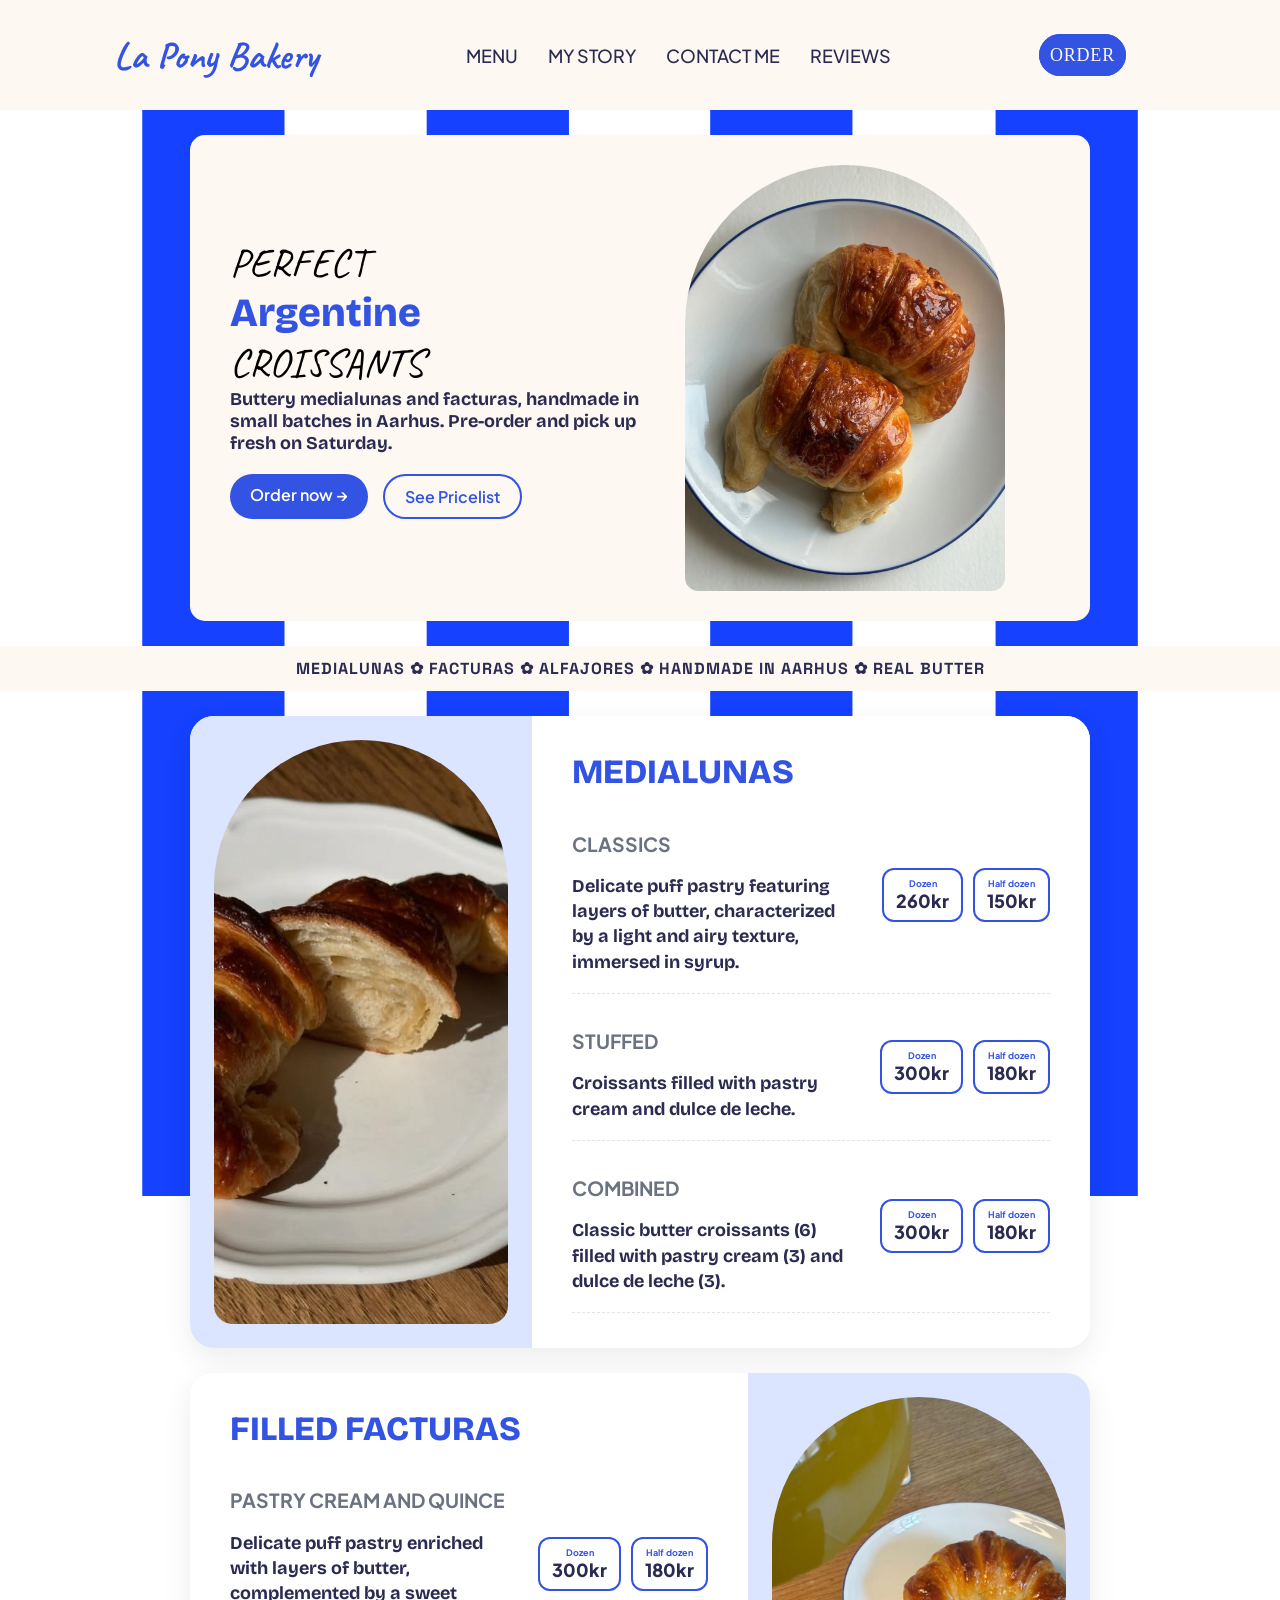
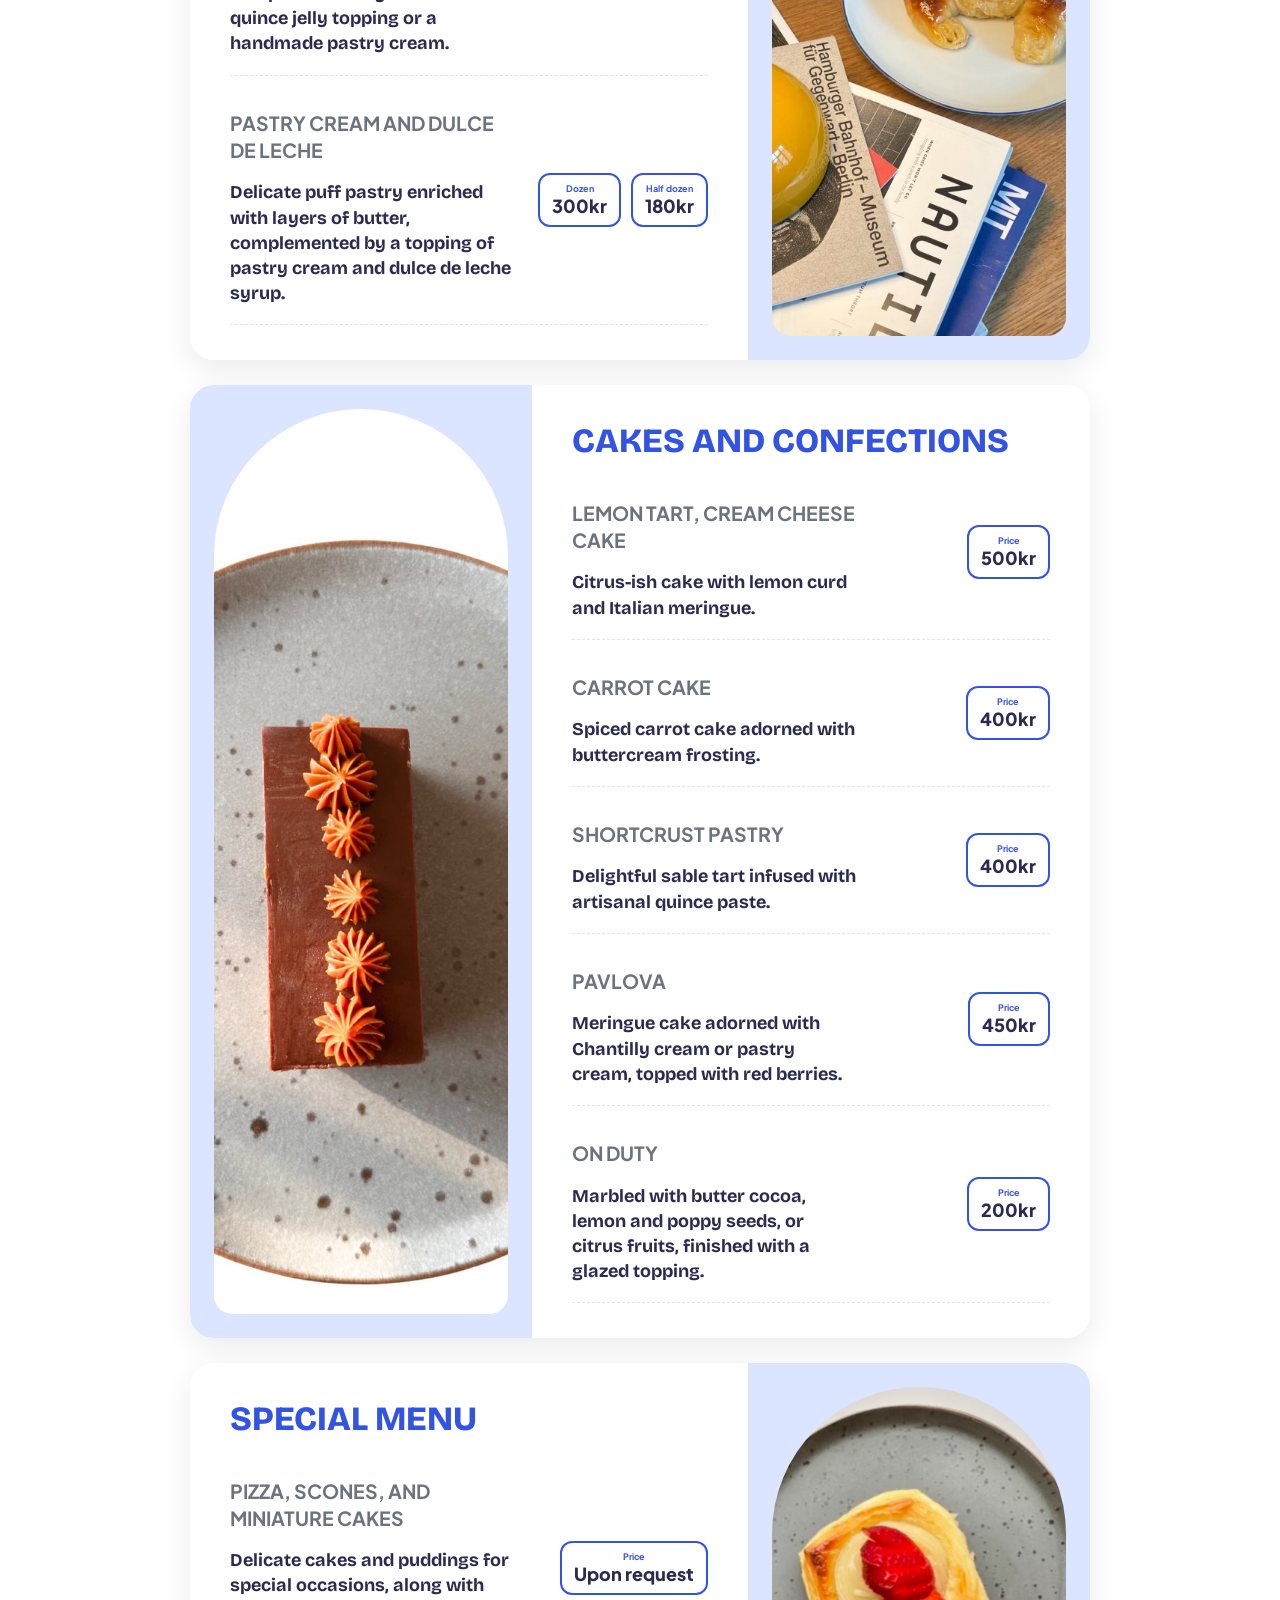
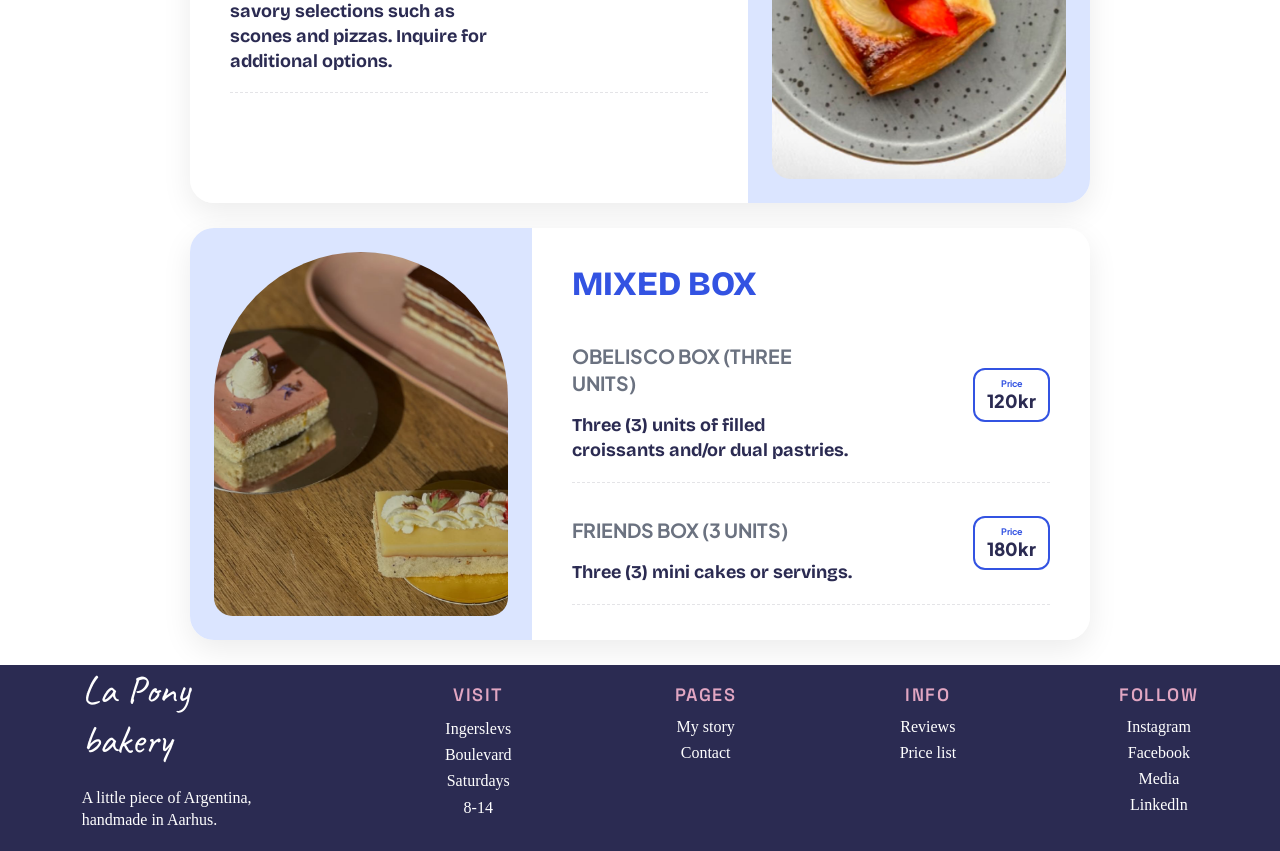
<file: index.html>
<!DOCTYPE html>
<html lang="en">

<head>
    <meta charset="UTF-8">
    <meta name="viewport" content="width=device-width, initial-scale=1.0">
    <title>Homepage | Menu</title>
    <link rel="icon" href="LOGO.jpg" type="image/svg+xml">
    <link rel="stylesheet" href="mystyle.css">
    <style>
        body {
            background-image: url(png/background.png);
        }
    </style>
</head>

<body id="menu">

    <header class="header">
        <!-- LEFT SIDE  -->
        <div class="nav-menu  ">
            <a href="index.html" class="nav-link  ">MENU</a>
            <a href="mystory.html" class="nav-link  ">MY STORY</a>
            <a href="info.html" class="nav-link ">CONTACT ME</a>
            <a href="https://www.google.com/maps/place//data=!4m3!3m2!1s0x464c3f00449b1f11:0xf7fa31e7b9a23604!12e1?source=g.page.m.nr._&utm_source=ig&laa=nmx-review-solicitation-recommendation-card"
                class="nav-link ">REVIEWS</a>

        </div>
        <!-- MIDDLE THE LOGO -->
        <div class="logo-container">
            <h1 class="h1">
                La Pony
            </h1>
            <h1 class="h1">
                Bakery
            </h1>

        </div>
        <!-- RIGHT SIDE  -->
        <div class="order "><a href="order.html" class="nav-link menu">ORDER</a></div>
    </header>
    <main>
        <!-- MAIN HERO BANNER SECTION -->
        <div class="banner">

            <!-- LEFT COLUMN: HEADLINE, DESCRIPTION & CTA BUTTONS -->
            <div class="content">
                <!-- Main Section Headline -->
                <p class="title">
                    PERFECT <br>
                    <span class="h-word">Argentine</span> <br>
                    CROISSANTS
                </p>

                <!-- Short Description Paragraph -->
                <p class="text">
                    Buttery medialunas and facturas, handmade in
                    small batches in Aarhus. Pre-order and pick up
                    fresh on Saturday.
                </p>

                <!-- Action Buttons Container -->
                <div class="buttons">
                    <a href="order.html" class="btn-primary">Order now &rarr;</a>
                    <a href="https://www.canva.com/design/DAHSEZDelIo/GTFULFVSmqvX0T4aculZ_w/view?utm_content=DAHSEZDelIo&utm_campaign=designshare&utm_medium=link2&utm_source=uniquelinks&utlId=h3fa46554ab" class="btn-secondary" target="_blank">See Pricelist</a>
                </div>
            </div>

            <!-- RIGHT COLUMN: CROISSANT IMAGE WITH BADGE -->
            <div class="hero-media">
                <div class="image-wrapper">

                    <!-- Main Product Image -->
                    <img src="kroasant_files/LECROISSANT.jpg" alt="Fresh Argentine Croissants" class="hero-img">
                </div>
            </div>

        </div>

        <!-- BOTTOM BLUE BANNER BAR -->
        <div class="ticker-bar">
            <p>
                MEDIALUNAS &#10047; FACTURAS &#10047; ALFAJORES &#10047; HANDMADE IN AARHUS &#10047; REAL BUTTER
            </p>
        </div>

        <!-- 1. SECTION (Image on the left) -->
        <div class="container">
            <div class="column image-col">
                <div class="image">
                    <img src="png/picture1.jpg" alt="Medialunas croissant" height="300" width="300">
                </div>
            </div>

            <div class="column content-col">
                <h1 class="heading">MEDIALUNAS</h1>

                <div class="item-row">
                    <div class="description">
                        <h2>CLASSICS</h2>
                        <p class="text">Delicate puff pastry featuring layers of butter, characterized by a light and
                            airy texture, immersed in syrup.</p>
                    </div>
                    <div class="price">
                        <div class="dozen">
                            <span class="price-label">Dozen</span>
                            <span class="price-num">260kr</span>
                        </div>
                        <div class="dozen">
                            <span class="price-label">Half dozen</span>
                            <span class="price-num">150kr</span>
                        </div>
                    </div>
                </div>

                <div class="item-row">
                    <div class="description">
                        <h2>STUFFED</h2>
                        <p class="text">Croissants filled with pastry cream and dulce de leche.</p>
                    </div>
                    <div class="price">
                        <div class="dozen">
                            <span class="price-label">Dozen</span>
                            <span class="price-num">300kr</span>
                        </div>
                        <div class="dozen">
                            <span class="price-label">Half dozen</span>
                            <span class="price-num">180kr</span>
                        </div>
                    </div>
                </div>

                <div class="item-row">
                    <div class="description">
                        <h2>COMBINED</h2>
                        <p class="text">Classic butter croissants (6) filled with pastry cream (3) and dulce de leche
                            (3).</p>
                    </div>
                    <div class="price">
                        <div class="dozen">
                            <span class="price-label">Dozen</span>
                            <span class="price-num">300kr</span>
                        </div>
                        <div class="dozen">
                            <span class="price-label">Half dozen</span>
                            <span class="price-num">180kr</span>
                        </div>
                    </div>
                </div>
            </div>
        </div>

        <!-- 2. SECTION (Image on the right - reversed) -->
        <div class="container reverse">
            <div class="column image-col">
                <div class="image">
                    <img src="png/picture2.jpg" alt="Filled Facturas" height="300" width="300">
                </div>
            </div>

            <div class="column content-col">
                <h1 class="heading">FILLED FACTURAS</h1>

                <div class="item-row">
                    <div class="description">
                        <h2>PASTRY CREAM AND QUINCE</h2>
                        <p class="text">Delicate puff pastry enriched with layers of butter, complemented by a sweet
                            quince jelly topping or a handmade pastry cream.</p>
                    </div>
                    <div class="price">
                        <div class="dozen">
                            <span class="price-label">Dozen</span>
                            <span class="price-num">300kr</span>
                        </div>
                        <div class="dozen">
                            <span class="price-label">Half dozen</span>
                            <span class="price-num">180kr</span>
                        </div>
                    </div>
                </div>

                <div class="item-row">
                    <div class="description">
                        <h2>PASTRY CREAM AND DULCE DE LECHE</h2>
                        <p class="text">Delicate puff pastry enriched with layers of butter, complemented by a topping
                            of pastry cream and dulce de leche syrup.</p>
                    </div>
                    <div class="price">
                        <div class="dozen">
                            <span class="price-label">Dozen</span>
                            <span class="price-num">300kr</span>
                        </div>
                        <div class="dozen">
                            <span class="price-label">Half dozen</span>
                            <span class="price-num">180kr</span>
                        </div>
                    </div>
                </div>
            </div>
        </div>

        <!-- 3. SECTION (Image on the left) -->
        <div class="container">
            <div class="column image-col">
                <div class="image">
                    <img src="png/picture3.jpg" alt="Cakes and Confections" height="300" width="300">
                </div>
            </div>

            <div class="column content-col">
                <h1 class="heading">CAKES AND CONFECTIONS</h1>

                <div class="item-row">
                    <div class="description">
                        <h2>LEMON TART, CREAM CHEESE CAKE</h2>
                        <p class="text">Citrus-ish cake with lemon curd and Italian meringue.</p>
                    </div>
                    <div class="price">
                        <div class="dozen">
                            <span class="price-label">Price</span>
                            <span class="price-num">500kr</span>
                        </div>
                    </div>
                </div>

                <div class="item-row">
                    <div class="description">
                        <h2>CARROT CAKE</h2>
                        <p class="text">Spiced carrot cake adorned with buttercream frosting.</p>
                    </div>
                    <div class="price">
                        <div class="dozen">
                            <span class="price-label">Price</span>
                            <span class="price-num">400kr</span>
                        </div>
                    </div>
                </div>

                <div class="item-row">
                    <div class="description">
                        <h2>SHORTCRUST PASTRY</h2>
                        <p class="text">Delightful sable tart infused with artisanal quince paste.</p>
                    </div>
                    <div class="price">
                        <div class="dozen">
                            <span class="price-label">Price</span>
                            <span class="price-num">400kr</span>
                        </div>
                    </div>
                </div>

                <div class="item-row">
                    <div class="description">
                        <h2>PAVLOVA</h2>
                        <p class="text">Meringue cake adorned with Chantilly cream or pastry cream, topped with red
                            berries.</p>
                    </div>
                    <div class="price">
                        <div class="dozen">
                            <span class="price-label">Price</span>
                            <span class="price-num">450kr</span>
                        </div>
                    </div>
                </div>

                <div class="item-row">
                    <div class="description">
                        <h2>ON DUTY</h2>
                        <p class="text">Marbled with butter cocoa, lemon and poppy seeds, or citrus fruits, finished
                            with a glazed topping.</p>
                    </div>
                    <div class="price">
                        <div class="dozen">
                            <span class="price-label">Price</span>
                            <span class="price-num">200kr</span>
                        </div>
                    </div>
                </div>
            </div>
        </div>

        <!-- 4. SECTION (Image on the right - reversed) -->
        <div class="container reverse">
            <div class="column image-col">
                <div class="image">
                    <img src="png/picture4.jpg" alt="Special Menu" height="300" width="300">
                </div>
            </div>

            <div class="column content-col">
                <h1 class="heading">SPECIAL MENU</h1>

                <div class="item-row">
                    <div class="description">
                        <h2>PIZZA, SCONES, AND MINIATURE CAKES</h2>
                        <p class="text">Delicate cakes and puddings for special occasions, along with savory selections
                            such as scones and pizzas. Inquire for additional options.</p>
                    </div>
                    <div class="price">
                        <div class="dozen">
                            <span class="price-label">Price</span>
                            <span class="price-num">Upon request</span>
                        </div>
                    </div>
                </div>
            </div>
        </div>

        <!-- 5. SECTION (Image on the left) -->
        <div class="container">
            <div class="column image-col">
                <div class="image">
                    <img src="kroasant_files/mixed.jpg" alt="Mixed Box" height="300" width="300">
                </div>
            </div>

            <div class="column content-col">
                <h1 class="heading">MIXED BOX</h1>

                <div class="item-row">
                    <div class="description">
                        <h2>OBELISCO BOX (THREE UNITS)</h2>
                        <p class="text">Three (3) units of filled croissants and/or dual pastries.</p>
                    </div>
                    <div class="price">
                        <div class="dozen">
                            <span class="price-label">Price</span>
                            <span class="price-num">120kr</span>
                        </div>
                    </div>
                </div>

                <div class="item-row">
                    <div class="description">
                        <h2>FRIENDS BOX (3 UNITS)</h2>
                        <p class="text">Three (3) mini cakes or servings.</p>
                    </div>
                    <div class="price">
                        <div class="dozen">
                            <span class="price-label">Price</span>
                            <span class="price-num">180kr</span>
                        </div>
                    </div>
                </div>
            </div>
        </div>
    </main>

    <footer>
        <div class="block1">
            <p class="title">La Pony bakery</p>
            <br>
            <p> A little piece of Argentina, handmade in Aarhus.</p>
        </div>
        <div class=" block2">
            <h3>VISIT</h3>
            <p>Ingerslevs</p>
            <p>Boulevard</p>
            <p>Saturdays</p>
            <p>8-14</p>
        </div>
        <div class="block3">
            <h3>PAGES</h3>
            <a href="mystory.html"> My story</a>
            <a href="info.html">Contact</a>
        </div>

        <div class="block4">
            <h3>INFO</h3>
            <a
                href="https://www.google.com/maps/place//data=!4m3!3m2!1s0x464c3f00449b1f11:0xf7fa31e7b9a23604!12e1?source=g.page.m.nr._&utm_source=ig&laa=nmx-review-solicitation-recommendation-card">
                Reviews</a>
            <a
                href="https://www.canva.com/design/DAHSEZDelIo/GTFULFVSmqvX0T4aculZ_w/view?utm_content=DAHSEZDelIo&utm_campaign=designshare&utm_medium=link2&utm_source=uniquelinks&utlId=h3fa46554ab">Price
                list</a>
        </div>

        <div class="block5">
            <h3>FOLLOW </h3>
            <a href="https://www.instagram.com/laponybakery/"> Instagram </a>
            <a href="https://www.facebook.com/p/La-Pony-Bakery-61581378612343/"> Facebook</a>
            <a
                href="https://www.clarin.com/sociedad/cambio-finanzas-panaderia-argentina-vende-medialunas-ciudades-felices-mundo_0_UE9gDgPMRo.html">
                Media</a>
            <a href="https://www.linkedin.com/in/valeria-vanesa-ramirez/"> Linkedln </a>


        </div>

    </footer>



</body>

</html>
</file>
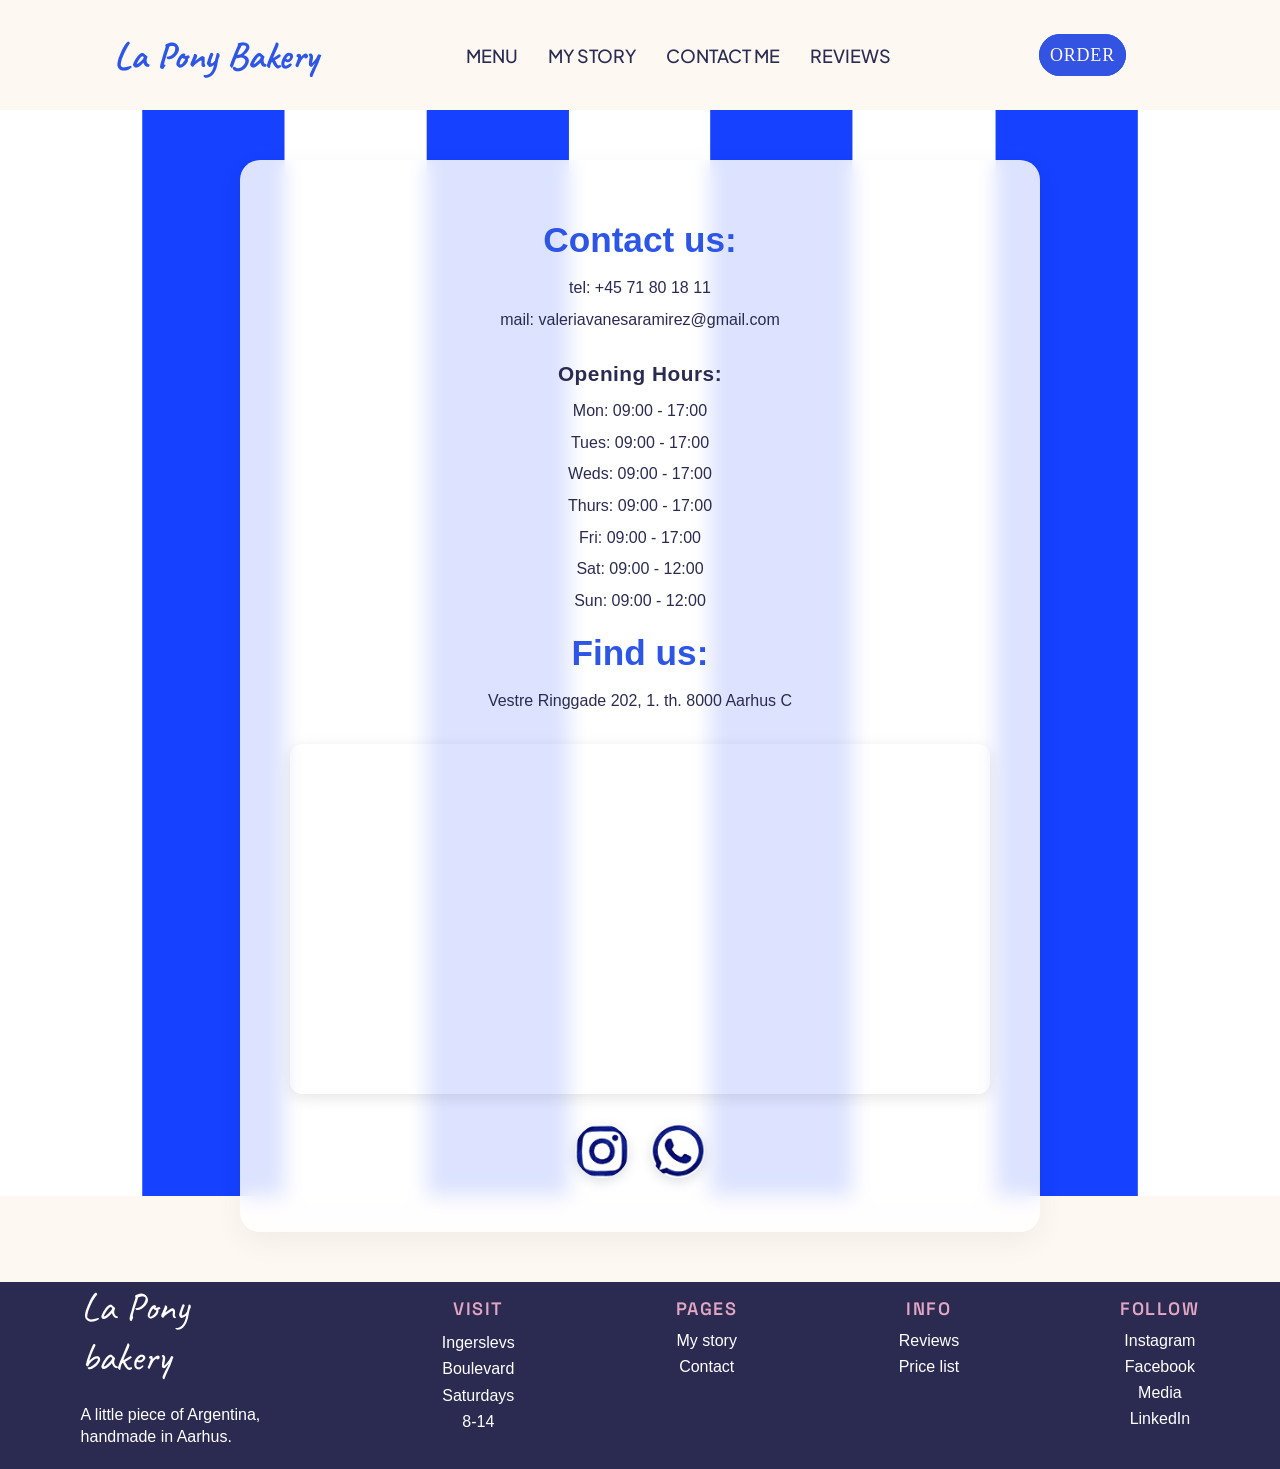
<file: info.html>
<!DOCTYPE html>
<html lang="en">

<head>
    <meta charset="UTF-8">
    <meta name="viewport" content="width=device-width, initial-scale=1.0">
    <title>Contact Information</title>
    <link rel="icon" href="LOGO.jpg" type="image/svg+xml">
    <link rel="stylesheet" href="header-footer.css">
    <link rel="stylesheet" href="infostyle.css">
</head>

<body>
    <header class="header">
        <!-- LEFT SIDE -->
        <div class="nav-menu">
            <a href="index.html" class="nav-link">MENU</a>
            <a href="mystory.html" class="nav-link">MY STORY</a>
            <a href="info.html" class="nav-link">CONTACT ME</a>
            <a href="https://www.google.com/maps/place//data=!4m3!3m2!1s0x464c3f00449b1f11:0xf7fa31e7b9a23604!12e1?source=g.page.m.nr._&utm_source=ig&laa=nmx-review-solicitation-recommendation-card"
                class="nav-link">REVIEWS</a>
        </div>

        <!-- MIDDLE LOGO -->
        <div class="logo-container">
            <h1 class="h1">La Pony</h1>
            <h1 class="h1">Bakery</h1>
        </div>

        <!-- RIGHT SIDE -->
        <div class="order">
            <a href="order.html" class="nav-link menu">ORDER</a>
        </div>
    </header>

    <main class="contact">
        <h1>Contact us:</h1>
        <p>tel: +45 71 80 18 11</p>
        <p>mail: valeriavanesaramirez@gmail.com</p>

        <h2>Opening Hours:</h2>
        <p>Mon: 09:00 - 17:00</p>
        <p>Tues: 09:00 - 17:00</p>
        <p>Weds: 09:00 - 17:00</p>
        <p>Thurs: 09:00 - 17:00</p>
        <p>Fri: 09:00 - 17:00</p>
        <p>Sat: 09:00 - 12:00</p>
        <p>Sun: 09:00 - 12:00</p>

        <h1>Find us:</h1>
        <p>Vestre Ringgade 202, 1. th. 8000 Aarhus C</p>

        <div class="map">
            <iframe
                src="https://www.google.com/maps/embed?pb=!1m18!1m12!1m3!1d8885.288026737388!2d10.176298039550778!3d56.1688263!2m3!1f0!2f0!3f0!3m2!1i1024!2i768!4f13.1!3m3!1m2!1s0x464c3f00449b1f11%3A0xf7fa31e7b9a23604!2sPony%20Bakery%20%7C%20Argentine%20croissants%20%7C%20Book%20in%20advance%20%26%20pick%20up%20%7C%20Take%20away%20%7C%20Aarhus%2C%20Denmark!5e0!3m2!1sen!2sdk!4v1789481604039!5m2!1sen!2sdk"
                width="600" height="450" style="border:0;" allowfullscreen="" loading="lazy"
                referrerpolicy="strict-origin-when-cross-origin">
            </iframe>
        </div>

        <div class="socials">
            <a href="https://www.instagram.com/laponybakery">
                <img class="icons" src="png/instagram.png" alt="Instagram Icon">
            </a>
            <a href="https://www.facebook.com/p/La-Pony-Bakery-61581378612343/">
                <img class="icons" src="png/whatsapp.png" alt="Whatsapp Icon">
            </a>
        </div>
    </main>

    <footer>
        <div class="block1">
            <p class="title">La Pony bakery</p>
            <br>
            <p>A little piece of Argentina, handmade in Aarhus.</p>
        </div>
        <div class="block2">
            <h2>VISIT</h2>
            <p>Ingerslevs</p>
            <p>Boulevard</p>
            <p>Saturdays</p>
            <p>8-14</p>
        </div>
        <div class="block3">
            <h2>PAGES</h2>
            <a href="mystory.html">My story</a>
            <a href="info.html">Contact</a>
        </div>

        <div class="block4">
            <h2>INFO</h2>
            <a
                href="https://www.google.com/maps/place//data=!4m3!3m2!1s0x464c3f00449b1f11:0xf7fa31e7b9a23604!12e1?source=g.page.m.nr._&utm_source=ig&laa=nmx-review-solicitation-recommendation-card">Reviews</a>
            <a
                href="https://www.canva.com/design/DAHSEZDelIo/GTFULFVSmqvX0T4aculZ_w/view?utm_content=DAHSEZDelIo&utm_campaign=designshare&utm_medium=link2&utm_source=uniquelinks&utlId=h3fa46554ab">Price
                list</a>
        </div>

        <div class="block5">
            <h2>FOLLOW</h2>
            <a href="https://www.instagram.com/laponybakery/">Instagram</a>
            <a href="https://www.facebook.com/p/La-Pony-Bakery-61581378612343/">Facebook</a>
            <a
                href="https://www.clarin.com/sociedad/cambio-finanzas-panaderia-argentina-vende-medialunas-ciudades-felices-mundo_0_UE9gDgPMRo.html">Media</a>
            <a href="https://www.linkedin.com/in/valeria-vanesa-ramirez/">LinkedIn</a>
        </div>
    </footer>
</body>

</html>
</file>
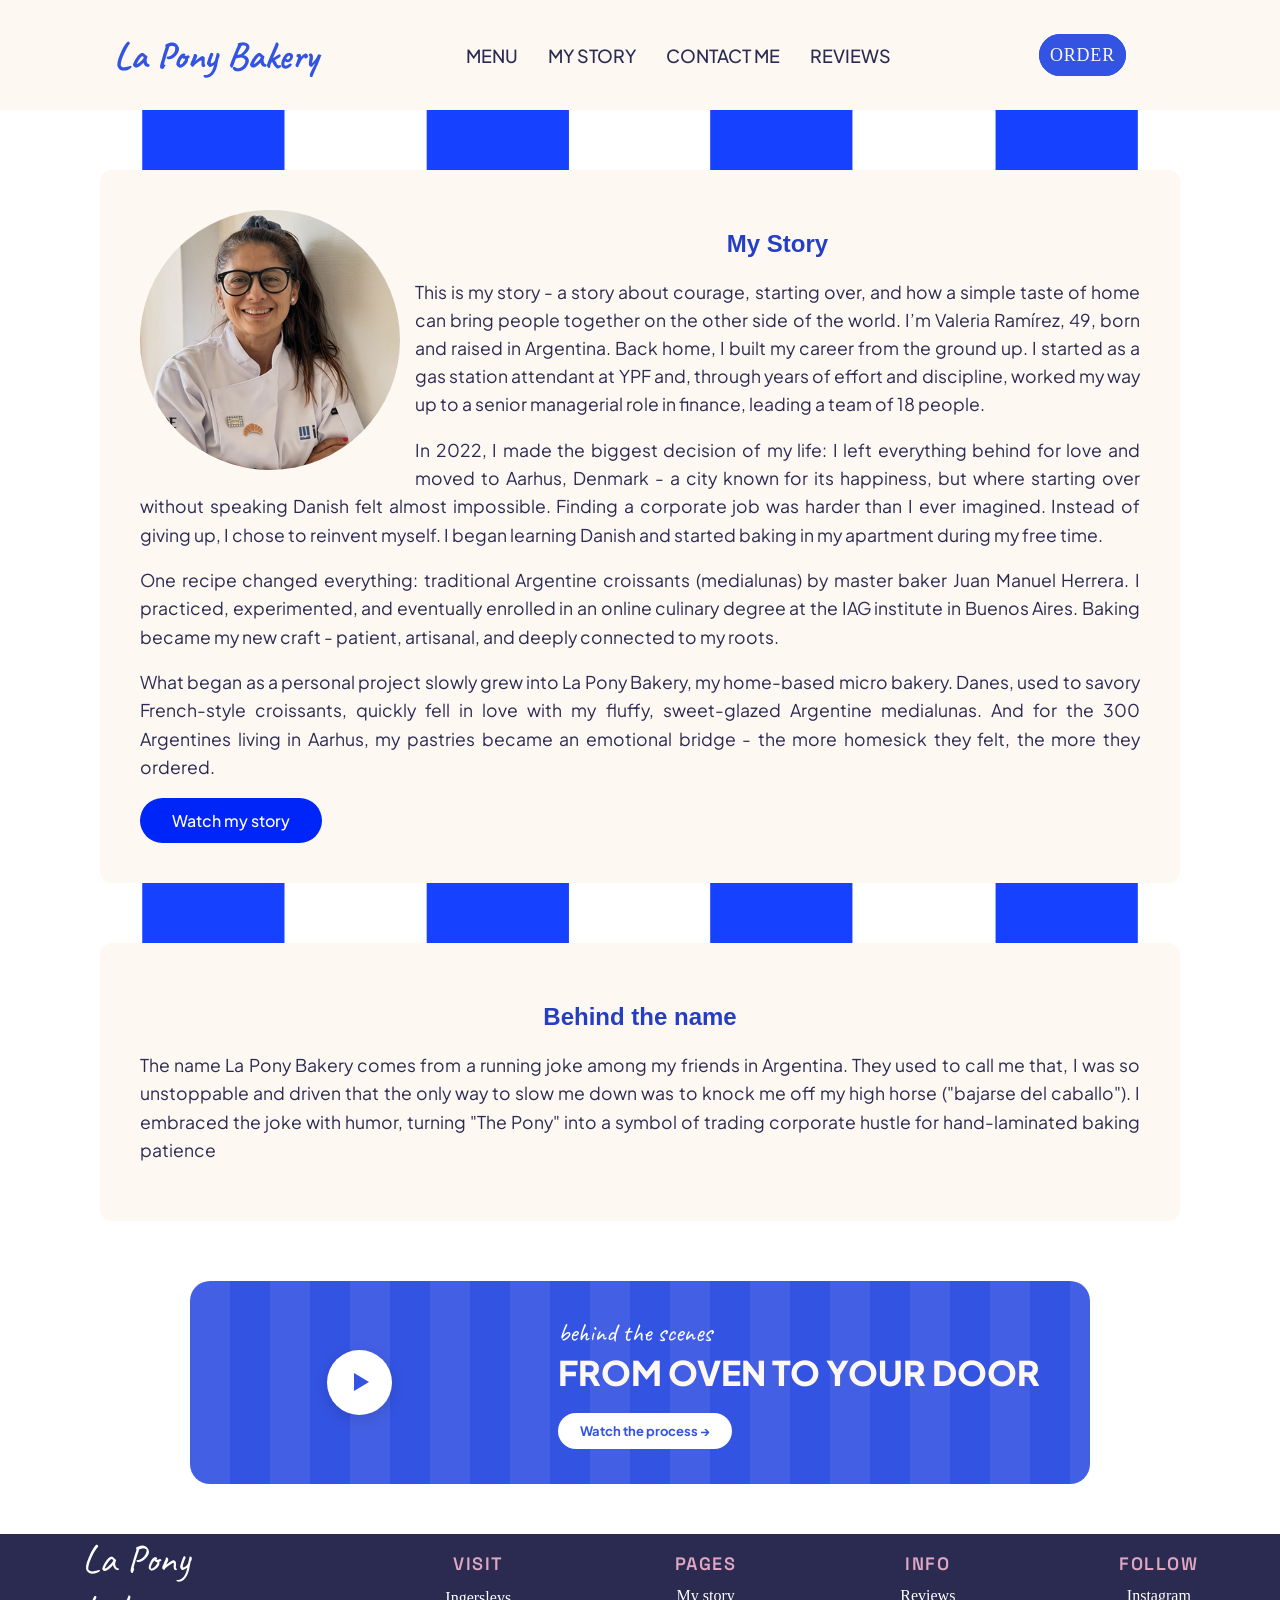
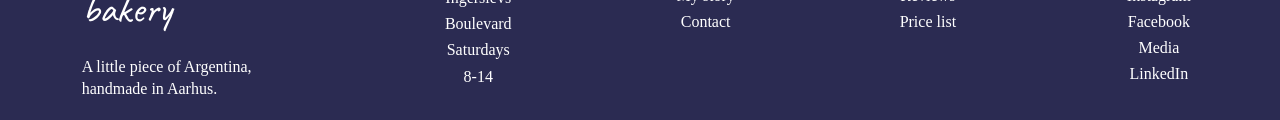
<file: mystory.html>
<!DOCTYPE html>
<html lang="en">

<head>
    <meta charset="UTF-8">
    <title>MyStoryPage</title>
    <link rel="icon" href="LOGO.jpg" type="image/svg+xml">
    <link rel="stylesheet" href="header-footer.css">
    <link rel="stylesheet" href="mystory.css">
</head>

<body>

    <header class="header">
        <!-- LEFT SIDE  -->
        <div class="nav-menu  ">
            <a href="index.html" class="nav-link  ">MENU</a>
            <a href="mystory.html" class="nav-link  ">MY STORY</a>
            <a href="info.html" class="nav-link ">CONTACT ME</a>
            <a href="https://www.google.com/maps/place//data=!4m3!3m2!1s0x464c3f00449b1f11:0xf7fa31e7b9a23604!12e1?source=g.page.m.nr._&utm_source=ig&laa=nmx-review-solicitation-recommendation-card"
                class="nav-link ">REVIEWS</a>

        </div>
        <!-- MIDDLE THE LOGO -->
        <div class="logo-container">
            <h1 class="h1">
                La Pony
            </h1>
            <h1 class="h1">
                Bakery
            </h1>

        </div>
        <!-- RIGHT SIDE  -->
        <div class="order "><a href="order.html" class="nav-link menu ">ORDER</a></div>
    </header>

    <!-- Okay guys on this page it's better to use sections, Because otherwise it will start shifting stuff around -->

    <!-- Section 1 - NEEDS ITS ORIGINAL CSS i've also uploaded it to GITHUB -->

    <section class="section">

        <img src="png/valeriamystory.png" class="circle" alt="Valeria Ramírez, founder of La Pony Bakery"> <!-- Round picture next to the text still Section 1 -->

        <h2>My Story</h2>
           <p class="storytext"> This is my story - a story about courage, starting over, and how a simple taste of home can bring people
            together on the other side of the world.

            I’m Valeria Ramírez, 49, born and raised in Argentina. Back home, I built my career from the ground up. I
            started as a gas station attendant at YPF and, through years of effort and discipline, worked my way up to a
            senior managerial role in finance, leading a team of 18 people. </p>

           <p class="storytext"> In 2022, I made the biggest decision of my life: I left everything behind for love and moved to Aarhus,
            Denmark
            - a city known for its happiness, but where starting over without speaking Danish felt almost impossible.
            Finding a corporate job was harder than I ever imagined. Instead of giving up, I chose to reinvent myself. I
            began learning Danish and started baking in my apartment during my free time.</p>

            <p class="storytext">One recipe changed everything: traditional Argentine croissants (medialunas) by master baker Juan Manuel
            Herrera. I practiced, experimented, and eventually enrolled in an online culinary degree at the IAG
            institute in
            Buenos Aires. Baking became my new craft - patient, artisanal, and deeply connected to my roots. </p>

           <p class="storytext"> What began as a personal project slowly grew into La Pony Bakery, my home-based micro bakery. Danes, used to
            savory French-style croissants, quickly fell in love with my fluffy, sweet-glazed Argentine medialunas. And
            for
            the 300 Argentines living in Aarhus, my pastries became an emotional bridge - the more homesick they felt,
            the more they ordered.</p>

        <a class="btn" href="https://youtu.be/Dp11DjaUc5A?si=TXrptNLVRzVcCImu&t=44" target="_blank"> Watch my story </a>
        <!-- Target blank is so that if u press the button it opens in other tab -->

    </section>

    <!-- 2nd section - Behind the name -->

    <section class="section">

        <h2>Behind the name</h2>
        <p class="storytext">
            The name La Pony Bakery comes from a running joke among my friends in Argentina.
            They used to call me that, I was so unstoppable and driven that the only way to slow me down was to knock me
            off
            my high horse ("bajarse del caballo").
            I embraced the joke with humor, turning "The Pony" into a symbol of trading corporate hustle for
            hand-laminated
            baking patience
        </p>

    </section>

    <!-- Section 3 - Behind the scenes banner section -->
    <section class="behind-the-scenes">

        <!-- Left side: Play button component -->
        <div class="bts-video-preview">
            <a href="https://youtu.be/Dp11DjaUc5A?si=TXrptNLVRzVcCImu&t=44" class="play-btn" target="_blank">
                <span class="play-icon"></span>
            </a>
        </div>

        <!-- Right side: Text details and process button -->
        <div class="bts-content">
            <p class="bts-subtitle">behind the scenes</p>
            <h2 class="bts-title">FROM OVEN TO YOUR DOOR</h2>
            <a href="https://youtu.be/Dp11DjaUc5A?si=TXrptNLVRzVcCImu&t=44" class="btn-watch" target="_blank">Watch the process
                &rarr;</a>
        </div>

    </section>


    <footer>
        <div class="block1">
            <p class="title">La Pony bakery</p>
            <br>
            <p> A little piece of Argentina, handmade in Aarhus.</p>
        </div>
        <div class=" block2">
            <h3>VISIT</h3>
            <p>Ingerslevs</p>
            <p>Boulevard</p>
            <p>Saturdays</p>
            <p>8-14</p>
        </div>
        <div class="block3">
            <h3>PAGES</h3>
            <a href="mystory.html"> My story</a>
            <a href="info.html">Contact</a>
        </div>

        <div class="block4">
            <h3>INFO</h3>
            <a
                href="https://www.google.com/maps/place//data=!4m3!3m2!1s0x464c3f00449b1f11:0xf7fa31e7b9a23604!12e1?source=g.page.m.nr._&utm_source=ig&laa=nmx-review-solicitation-recommendation-card">
                Reviews</a>
            <a
                href="https://www.canva.com/design/DAHSEZDelIo/GTFULFVSmqvX0T4aculZ_w/view?utm_content=DAHSEZDelIo&utm_campaign=designshare&utm_medium=link2&utm_source=uniquelinks&utlId=h3fa46554ab">Price
                list</a>
        </div>

        <div class="block5">
            <h3>FOLLOW </h3>
            <a href="https://www.instagram.com/laponybakery/"> Instagram </a>
            <a href="https://www.facebook.com/p/La-Pony-Bakery-61581378612343/"> Facebook</a>
            <a
                href="https://www.clarin.com/sociedad/cambio-finanzas-panaderia-argentina-vende-medialunas-ciudades-felices-mundo_0_UE9gDgPMRo.html">
                Media</a>
            <a href="https://www.linkedin.com/in/valeria-vanesa-ramirez/"> LinkedIn </a>

        </div>

    </footer>

</body>

</html>
</file>
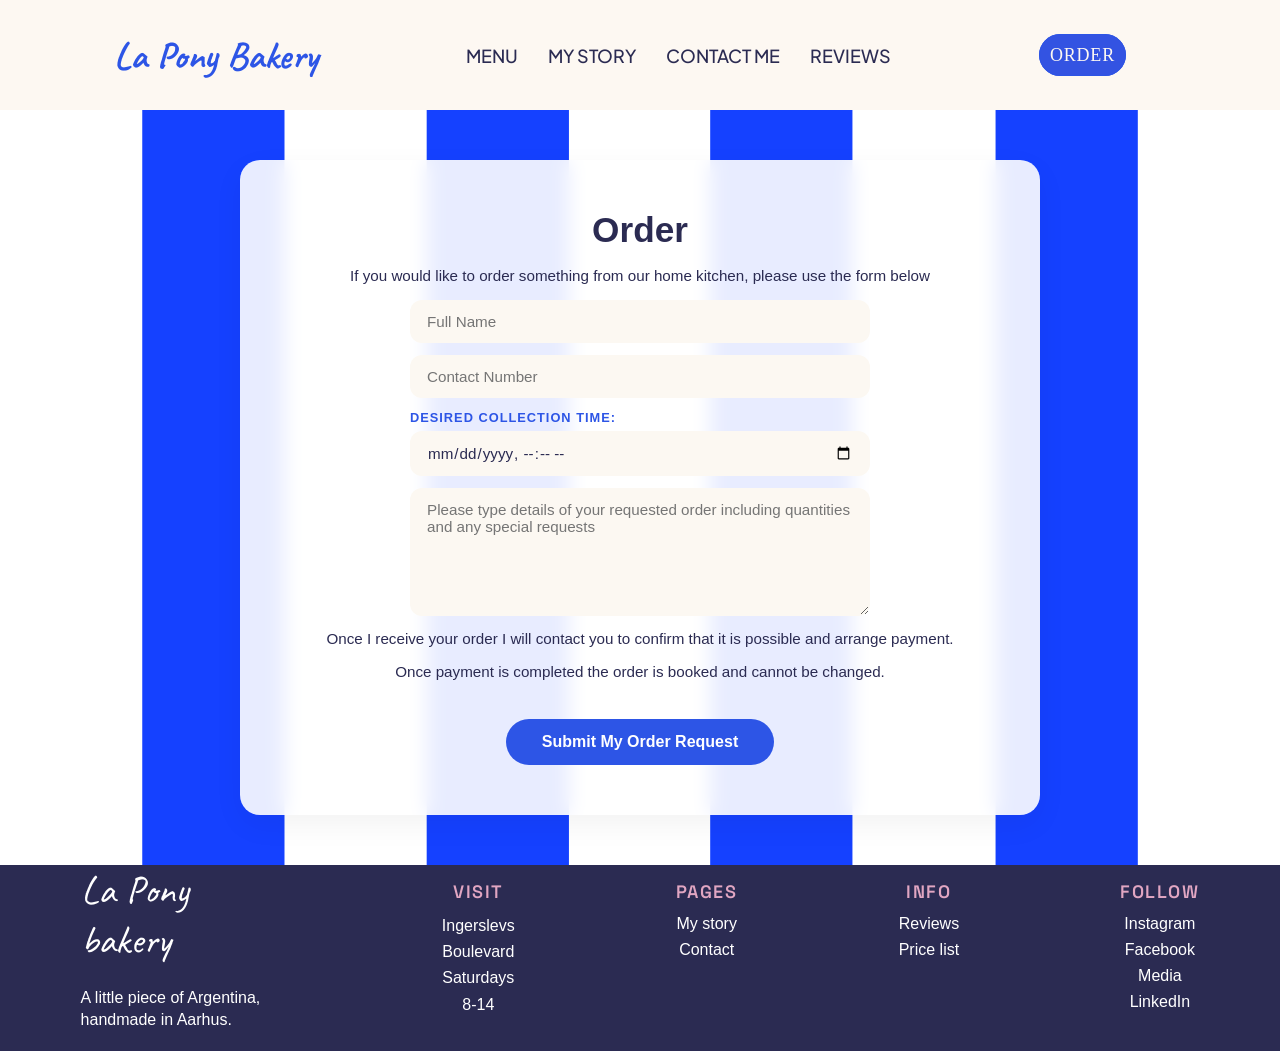
<file: order.html>
<!DOCTYPE html>
<html lang="en">

<head>
    <meta charset="UTF-8">
    <meta name="viewport" content="width=device-width, initial-scale=1.0">
    <title>Orderpage</title>
    <link rel="icon" href="LOGO.jpg" type="image/svg+xml">
    <link rel="stylesheet" href="header-footer.css">
    <link rel="stylesheet" href="orderstyle.css">
</head>

<body class="form">
    <header class="header">
        <!-- LEFT SIDE -->
        <div class="nav-menu">
            <a href="index.html" class="nav-link">MENU</a>
            <a href="mystory.html" class="nav-link">MY STORY</a>
            <a href="info.html" class="nav-link">CONTACT ME</a>
            <a href="https://www.google.com/maps/place//data=!4m3!3m2!1s0x464c3f00449b1f11:0xf7fa31e7b9a23604!12e1?source=g.page.m.nr._&utm_source=ig&laa=nmx-review-solicitation-recommendation-card"
                class="nav-link">REVIEWS</a>
        </div>

        <!-- MIDDLE LOGO -->
        <div class="logo-container">
            <h1 class="h1">La Pony</h1>
            <h1 class="h1">Bakery</h1>
        </div>

        <!-- RIGHT SIDE -->
        <div class="order">
            <a href="order.html" class="nav-link menu">ORDER</a>
        </div>
    </header>

    <!-- ORDER FORM WRAPPER -->
    <main class="form-container" id="order">
        <h1>Order</h1>
        <p>If you would like to order something from our home kitchen, please use the form below</p>

        <form>
            <div class="input">
                <input id="name" name="name" type="text" placeholder="Full Name" required>
            </div>

            <div class="input">
                <input id="phone" name="phone" type="tel" placeholder="Contact Number" required>
            </div>

            <div class="input">
                <label for="date">Desired collection time:</label>
                <input id="date" name="date" type="datetime-local" required>
            </div>

            <div class="input">
                <textarea rows="6" id="request" name="request"
                    placeholder="Please type details of your requested order including quantities and any special requests"
                    required></textarea>
            </div>

            <p>Once I receive your order I will contact you to confirm that it is possible and arrange payment.</p>
            <p>Once payment is completed the order is booked and cannot be changed.</p>

            <input type="submit" id="submit" value="Submit My Order Request">
        </form>
    </main>

    <footer>
        <div class="block1">
            <p class="title">La Pony bakery</p>
            <br>
            <p>A little piece of Argentina, handmade in Aarhus.</p>
        </div>
        <div class="block2">
            <h2>VISIT</h2>
            <p>Ingerslevs</p>
            <p>Boulevard</p>
            <p>Saturdays</p>
            <p>8-14</p>
        </div>
        <div class="block3">
            <h2>PAGES</h2>
            <a href="mystory.html">My story</a>
            <a href="info.html">Contact</a>
        </div>

        <div class="block4">
            <h2>INFO</h2>
            <a
                href="https://www.google.com/maps/place//data=!4m3!3m2!1s0x464c3f00449b1f11:0xf7fa31e7b9a23604!12e1?source=g.page.m.nr._&utm_source=ig&laa=nmx-review-solicitation-recommendation-card">Reviews</a>
            <a
                href="https://www.canva.com/design/DAHSEZDelIo/GTFULFVSmqvX0T4aculZ_w/view?utm_content=DAHSEZDelIo&utm_campaign=designshare&utm_medium=link2&utm_source=uniquelinks&utlId=h3fa46554ab">Price
                list</a>
        </div>

        <div class="block5">
            <h2>FOLLOW</h2>
            <a href="https://www.instagram.com/laponybakery/">Instagram</a>
            <a href="https://www.facebook.com/p/La-Pony-Bakery-61581378612343/">Facebook</a>
            <a
                href="https://www.clarin.com/sociedad/cambio-finanzas-panaderia-argentina-vende-medialunas-ciudades-felices-mundo_0_UE9gDgPMRo.html">Media</a>
            <a href="https://www.linkedin.com/in/valeria-vanesa-ramirez/">LinkedIn</a>
        </div>
    </footer>
</body>

</html>
</file>
<file: mystyle.css>
/* HEADER */
@import url('https://fonts.googleapis.com/css2?family=Anton&display=swap');
@import url('https://fonts.googleapis.com/css2?family=Bricolage+Grotesque:opsz,wght@12..96,200..800&display=swap');
@import url('https://fonts.googleapis.com/css2?family=Lora:ital,wght@0,400..700;1,400..700&family=Oswald:wght@200..700&family=Plus+Jakarta+Sans:ital,wght@0,200..800;1,200..800&display=swap');
@import url('https://fonts.googleapis.com/css2?family=Caveat:wght@400..700&family=Lora:ital,wght@0,400..700;1,400..700&family=Oswald:wght@200..700&family=Plus+Jakarta+Sans:ital,wght@0,200..800;1,200..800&display=swap');
@import url('https://fonts.googleapis.com/css2?family=Caveat:wght@400..700&family=Lora:ital,wght@0,400..700;1,400..700&family=Oswald:wght@200..700&family=Plus+Jakarta+Sans:ital,wght@0,200..800;1,200..800&family=Space+Grotesk:wght@300..700&display=swap');

:root {
    --bg-cream: #fdf8f2;
    --text-dark: #2b2b52;
    --primary-blue: #3353e2;
    --blue-hover: #243ec4;
    --white: #ffffff;
    --pink: #E1A6C2;
}

body {
    background-image: url(png/background.png);
    background-repeat: no-repeat;
    background-size: cover;
    background-position: center;
    background-attachment: fixed;
    margin: 0;
    min-height: 100vh;
    scroll-behavior: smooth;
}

/* HEADER */
.logo {
    width: 100px;
    height: 60px;
}

.h1 {
    line-height: normal;
    margin: 0;
    font-family: 'Caveat', cursive;
    font-size: 38px;
    text-align: center;
    color: var(--primary-blue);
}


.logo-container {
    display: flex;
    flex-direction: row;
    align-items: center;
    justify-content: center;
    gap: 10px;
    white-space: nowrap;
}

.header {
    width: 100%;
    min-height: 110px;
    padding: 20px 40px;
    background-color: var(--bg-cream);
    display: flex;
    position: sticky;
    top: 0;
    z-index: 1000;
    flex-wrap: wrap;
    justify-content: space-around;
    align-items: center;
    box-sizing: border-box;

}

.nav-menu {
    display: flex;
    gap: 30px;
    /* Space between MENU, MY STORY, and CONTACT ME links */
    order: 1;
}

/* text for header menu  */
.plus-jakarta {
    font-family: "Plus Jakarta Sans", sans-serif;
    font-optical-sizing: auto;
    font-weight: 400;
    font-style: normal;
}

.nav-link {
    text-decoration: none;
    color: var(--text-dark);
    font-size: 18px;
    font-family: 'Plus Jakarta Sans', sans-serif;
    font-weight: 500;

}


.menu {
    font-family: Cambria, Cochin, Georgia, Times, 'Times New Roman', serif;
    border: 1px solid var(--primary-blue);
    background-color: #3353e2;
    border-radius: 25px;
    padding: 10px;
    color: var(--bg-cream);
}

.order {
    order: 3;
    padding-right: 40px;
    font-size: 14px;
    font-weight: 700;
    letter-spacing: 0.8px;

}

/* text for header title  la pony bakery */
.caveat {
    font-family: "Caveat", cursive;
    font-optical-sizing: auto;
    font-weight: 400;
    font-style: normal;

}

/* BANNER SECTION*/


.banner {
    background-color: var(--bg-cream, #fdf8f2);
    display: flex;
    align-items: center;
    justify-content: space-between;
    padding: 30px 40px;
    border-radius: 15px;
    max-width: 900px;
    margin: 25px auto;
    box-sizing: border-box;
}

.text2 {
    color: var(--primary-blue);

}

.h-word {
    font-family: 'Bricolage Grotesque', sans-serif;
    font-weight: 800;
    color: var(--primary-blue);
}

.content {
    flex: 1;
}

.buttons {
    display: flex;
    gap: 15px;
    margin-top: 20px;
}

.btn-primary {
    background-color: var(--primary-blue, #3353e2);
    color: var(--white, #ffffff);
    padding: 10px 20px;
    border-radius: 25px;
    text-decoration: none;
    font-family: "Plus Jakarta Sans", sans-serif;
    font-weight: 600;
}

.btn-secondary {
    color: var(--primary-blue, #3353e2);
    border: 2px solid var(--primary-blue, #3353e2);
    padding: 10px 20px;
    border-radius: 25px;
    text-decoration: none;
    font-family: "Plus Jakarta Sans", sans-serif;
    font-weight: 600;
}

.hero-media {
    flex: 1;
    display: flex;
    justify-content: center;
}

.image-wrapper {
    width: 100%;
    max-width: 320px;
}

.hero-img {
    width: 100%;
    border-radius: 180px 180px 15px 15px;
    display: block;
    object-fit: cover;
}

.ticker-bar {
    background-color: var(--bg-cream);
    color: var(--text-dark);
    width: 100%;
    text-align: center;
    padding: 12px 0;
}

.ticker-bar p {
    font-family: "Space Grotesk", sans-serif;
    font-size: 16px;
    font-weight: 700;
    margin: 0;
    letter-spacing: 1px;
}


/* BANNER SECTION*/

/* Menu section */

/* background and layout  */

.menu-header {
    background-color: #fdf8f2;
    padding: 20px 40px;
}

/* subtitle */

.subtitle {
    font-family: 'Caveat', cursive;
    color: #3353e2;
    font-size: 24px;
    display: block;
    margin-bottom: -5px;
}

/*main heading */

.main-title {
    font-family: 'Bricolage Grotesque', sans-serif;
    color: #2b2b52;
    font-size: 36px;
    font-weight: 800;
    margin: 0;
    line-height: 1;
}

/*menu container*/

/* MENU CONTAINER */

.container {
    max-width: 900px;
    display: flex;
    align-items: stretch;
    border-radius: 24px;
    box-shadow: 0px 10px 30px 0px rgba(0, 0, 0, 0.08);
    margin: 25px auto;
    padding: 0;
    background-color: var(--white);
    overflow: hidden;
    box-sizing: border-box;
}

.container.reverse {
    flex-direction: row-reverse;
}

.column {
    flex: 1;
    padding: 35px 40px;
    box-sizing: border-box;
    display: flex;
    flex-direction: column;
}

.column:first-child {
    flex: 0 0 38%;
    background-color: #dbe5ff;
    padding: 30px;
    display: flex;
    align-items: center;
    justify-content: center;
}

.image {
    padding: 0;
    margin: 0;
    position: relative;
    width: 100%;
    height: 100%;
    min-height: 340px;
}

.image img {
    width: 100%;
    height: 100%;
    min-height: 340px;
    border-radius: 160px 160px 20px 20px;
    display: block;
    object-fit: cover;
}

.badge {
    position: absolute;
    bottom: -10px;
    left: -10px;
    background-color: var(--pink);
    color: var(--text-dark);
    font-family: 'Caveat', cursive;
    font-size: 22px;
    width: 90px;
    height: 90px;
    border-radius: 50%;
    display: flex;
    align-items: center;
    justify-content: center;
    text-align: center;
    line-height: 1.1;
    transform: rotate(-10deg);
}

.heading {
    font-family: "Bricolage Grotesque", sans-serif;
    color: var(--primary-blue);
    font-size: 34px;
    font-weight: 800;
    margin: 0 0 4px 0;
}

.text {
    font-family: "Bricolage Grotesque", sans-serif;
    color: var(--text-dark);
    font-size: 18px;
    font-weight: 700;
    margin: 0 0 4px 0;
}

.description {
    font-family: "Plus Jakarta Sans", sans-serif;
    color: #6b7280;
    font-size: 13px;
    line-height: 1.4;
    margin-top: 4px;
    margin-bottom: 0;
}

.item-row {
    display: flex;
    justify-content: space-between;
    align-items: center;
    padding: 14px 0;
    border-bottom: 1px dashed #e4e4e7;
    width: 100%;
}

.item-row>div:first-child {
    max-width: 60%;
}

.price {
    display: flex;
    gap: 10px;
    flex-shrink: 0;
}

.dozen {
    border: 2px solid var(--primary-blue);
    background-color: var(--white);
    border-radius: 12px;
    padding: 8px 12px;
    text-align: center;
    min-width: 75px;
    box-sizing: border-box;
    cursor: pointer;
}

.dozen.active {
    background-color: var(--primary-blue);
    color: var(--white);
}

.dozen.active .price-label {
    color: var(--white);
}
.dozen.active .price-num {
    color: var(--white);
}

.price-label {
    display: block;
    font-family: "Plus Jakarta Sans", sans-serif;
    font-size: 9px;
    font-weight: 700;
    color: var(--primary-blue);
}

.price-num {
    display: block;
    font-family: "Plus Jakarta Sans", sans-serif;
    font-size: 18px;
    font-weight: 800;
    color: var(--text-dark);
}

.card-footer {
    display: flex;
    justify-content: space-between;
    align-items: center;
    margin-top: 25px;
}

.btn-add-order {
    background-color: var(--primary-blue);
    color: var(--white);
    border: none;
    border-radius: 25px;
    padding: 12px 24px;
    font-family: "Plus Jakarta Sans", sans-serif;
    font-weight: 700;
    font-size: 15px;
    cursor: pointer;
}

.column.image-col {
    flex: 0 0 38%;
    background-color: #dbe5ff;
    padding: 24px;
    display: flex;
    align-items: stretch;
    justify-content: center;
}


.column.content-col {
    flex: 1;
    background-color: var(--white);
    padding: 35px 40px;
    box-sizing: border-box;
    display: flex;
    flex-direction: column;
}

/*  FOOTER */

footer {
    display: flex;
    text-decoration: none;
    background-color: var(--text-dark);
    justify-content: space-around;
    color: var(--white);
}

footer a {
    color: var(--white);
    text-decoration: none;
    display: block;
    margin-bottom: 8px;
}

footer a:hover {
    color: var(--white);
    text-decoration: none;

}

footer p {
    color: var(--white);
    margin: 4px 0;
    line-height: 1.4;
}

.title {
    line-height: normal;
    margin: 0;
    font-size: 40px;
    font-family: 'Caveat', cursive;

}

.block1 p:last-child {
    margin-bottom: 20px;
}

h3 {
    color: var(--pink);
    font-family: 'Space Grotesk', sans-serif;
    font-size: 18px;
    font-weight: 600;
    letter-spacing: 1.5px;
    margin-bottom: 12px;
}

/*  h3 font  */

.space-grotesk {
    font-family: "Space Grotesk", sans-serif;
    font-optical-sizing: auto;
    font-weight: 400;
    font-style: normal;
}

.block1 {
    max-width: 200px;
    margin: 0 auto;
}

.block2 {
    max-width: 100px;
    margin: 0 auto;
    text-align: center;
}

.block3 {
    max-width: 100px;
    margin: 0 auto;
    text-align: center;
}

.block4 {
    max-width: 100px;
    margin: 0 auto;
    text-align: center;
}

.block5 {
    max-width: 100px;
    margin: 0 auto;
    text-align: center;
}
</file>
<file: header-footer.css>
@import url('https://fonts.googleapis.com/css2?family=Anton&display=swap');
@import url('https://fonts.googleapis.com/css2?family=Bricolage+Grotesque:opsz,wght@12..96,200..800&display=swap');
@import url('https://fonts.googleapis.com/css2?family=Lora:ital,wght@0,400..700;1,400..700&family=Oswald:wght@200..700&family=Plus+Jakarta+Sans:ital,wght@0,200..800;1,200..800&display=swap');
@import url('https://fonts.googleapis.com/css2?family=Caveat:wght@400..700&family=Lora:ital,wght@0,400..700;1,400..700&family=Oswald:wght@200..700&family=Plus+Jakarta+Sans:ital,wght@0,200..800;1,200..800&display=swap');
@import url('https://fonts.googleapis.com/css2?family=Caveat:wght@400..700&family=Lora:ital,wght@0,400..700;1,400..700&family=Oswald:wght@200..700&family=Plus+Jakarta+Sans:ital,wght@0,200..800;1,200..800&family=Space+Grotesk:wght@300..700&display=swap');

:root {
    --bg-cream: #fdf8f2;
    --text-dark: #2b2b52;
    --primary-blue: #3353e2;
    --blue-hover: #243ec4;
    --white: #ffffff;
    --pink: #E1A6C2;
}

body {
    background-image: url(png/background.png);
    background-repeat: no-repeat;
    background-size: cover;
    background-position: center;
    background-attachment: fixed;
    margin: 0;
    min-height: 100vh;
    scroll-behavior: smooth;
}
/* ==========================================
   HEADER SECTION
   ========================================== */

.logo {
    width: 100px;
    height: 60px;
}

.h1 {
    line-height: normal;
    margin: 0;
    font-size: 38px;
    font-family: 'Caveat', cursive;
    text-align: center;
    color: var(--primary-blue);
}

.header {
    width: 100%;
    min-height: 110px;
    padding: 20px 40px;
    background-color: var(--bg-cream);
    display: flex;
    position: sticky;
    top: 0;
    z-index: 1000;
    flex-wrap: wrap;
    justify-content: space-around;
    align-items: center;
    box-sizing: border-box;
}

.nav-menu {
    display: flex;
    gap: 30px;
    order: 1;
}

/* text for header menu  */
.plus-jakarta {
    font-family: "Plus Jakarta Sans", sans-serif;
    font-optical-sizing: auto;
    font-weight: 400;
    font-style: normal;
}

.nav-link {
    text-decoration: none;
    color: var(--text-dark);
    font-size: 18px;
    font-family: 'Plus Jakarta Sans', sans-serif;
    font-weight: 500;
}

.menu {
    font-family: Cambria, Cochin, Georgia, Times, 'Times New Roman', serif;
    border: 1px solid var(--primary-blue);
    background-color: #3353e2;
    border-radius: 25px;
    padding: 10px;
    color: var(--bg-cream);
}

.order {
    order: 3;
    padding-right: 40px;
    font-size: 14px;
    font-weight: 700;
    letter-spacing: 0.8px;
}

.logo-container {
    display: flex;
    flex-direction: row;
    gap: 10px;
    white-space: nowrap;
    align-items: center;
    justify-content: center;
    font-family: "Anton", sans-serif;
    font-size: small;
    color: var(--blue-hover);
}

/* text for header title  la pony bakery */
.caveat {
    font-family: "Caveat", cursive;
    font-optical-sizing: auto;
    font-weight: 400;
    font-style: normal;
}


/* ==========================================
   FOOTER SECTION
   ========================================== */

footer {
    display: flex;
    text-decoration: none;
    background-color: var(--text-dark);
    justify-content: space-around;
    color: var(--white);
}

footer a {
    color: var(--white);
    text-decoration: none;
    display: block;
    margin-bottom: 8px;
}

footer a:hover {
    color: var(--white);
    text-decoration: none;
}

footer p {
    color: var(--white);
    margin: 4px 0;
    line-height: 1.4;
}

.title {
    line-height: normal;
    margin: 0;
    font-size: 40px;
    font-family: 'Caveat', cursive;
}

.block1 p:last-child {
    margin-bottom: 20px;
}

h3,
footer h2 {
    color: var(--pink);
    font-family: 'Space Grotesk', sans-serif;
    font-size: 18px;
    font-weight: 600;
    letter-spacing: 1.5px;
    margin-bottom: 12px;
}

/*  h3 font  */
.space-grotesk {
    font-family: "Space Grotesk", sans-serif;
    font-optical-sizing: auto;
    font-weight: 400;
    font-style: normal;
}

.block1 {
    max-width: 200px;
    margin: 0 auto;
}

.block2 {
    max-width: 100px;
    margin: 0 auto;
    text-align: center;
}

.block3 {
    max-width: 100px;
    margin: 0 auto;
    text-align: center;
}

.block4 {
    max-width: 100px;
    margin: 0 auto;
    text-align: center;
}

.block5 {
    max-width: 100px;
    margin: 0 auto;
    text-align: center;
}
</file>
<file: infostyle.css>
:root {
    --primary-blue: #2d55e6;
    --text-dark: #2b2b52;
    --white: #ffffff;
    --bg-cream: #fdf8f2;
}

body {
    background-color: var(--bg-cream);
    margin: 0;
    font-family: sans-serif;
}

/* Polopriehľadné biele pozadie pre sekciu Contact */
.contact {
    background-color: rgba(255, 255, 255, 0.85);
    /* 85% nepriehľadnosť */
    backdrop-filter: blur(10px);
    /* jemné rozostrenie pozadia za kartou */
    -webkit-backdrop-filter: blur(10px);

    border-radius: 20px;
    box-shadow: 0 10px 30px rgba(0, 0, 0, 0.05);

    text-align: center;
    padding: 40px 30px;
    max-width: 800px;
    margin: 50px auto;
    box-sizing: border-box;
}

.contact h1 {
    font-size: 2.2rem;
    color: var(--primary-blue);
    margin-top: 20px;
    margin-bottom: 15px;
    font-weight: 700;
}

.contact h2 {
    font-size: 1.3rem;
    letter-spacing: 0.5px;
    color: var(--text-dark);
    margin-top: 30px;
    margin-bottom: 12px;
    font-weight: 600;
}

.contact p {
    color: var(--text-dark);
    font-size: 1rem;
    line-height: 1.6;
    margin: 6px 0;
}

/* Google Maps Styling */
.map {
    margin: 30px auto;
    display: flex;
    justify-content: center;
}

.map iframe {
    width: 100%;
    max-width: 700px;
    height: 350px;
    border-radius: 12px;
    border: none;
    box-shadow: 0 4px 15px rgba(0, 0, 0, 0.1);
}

/* Social Icons */
.socials {
    display: flex;
    justify-content: center;
    gap: 22px;
    margin-top: 30px;
    margin-bottom: 10px;
}

.icons {
    width: 54px;
    height: 54px;
    padding: 0;
    border-radius: 50%;
    box-shadow: 0 4px 12px rgba(42, 51, 87, 0.15);
    transition: transform 0.2s ease;
    object-fit: cover;
}

.icons:hover {
    transform: translateY(-4px);
}
</file>
<file: mystory.css>
@import url('https://fonts.googleapis.com/css2?family=Anton&display=swap');
@import url('https://fonts.googleapis.com/css2?family=Bricolage+Grotesque:opsz,wght@12..96,200..800&display=swap');
@import url('https://fonts.googleapis.com/css2?family=Lora:ital,wght@0,400..700;1,400..700&family=Oswald:wght@200..700&family=Plus+Jakarta+Sans:ital,wght@0,200..800;1,200..800&display=swap');
@import url('https://fonts.googleapis.com/css2?family=Caveat:wght@400..700&family=Lora:ital,wght@0,400..700;1,400..700&family=Oswald:wght@200..700&family=Plus+Jakarta+Sans:ital,wght@0,200..800;1,200..800&display=swap');
@import url('https://fonts.googleapis.com/css2?family=Caveat:wght@400..700&family=Lora:ital,wght@0,400..700;1,400..700&family=Oswald:wght@200..700&family=Plus+Jakarta+Sans:ital,wght@0,200..800;1,200..800&family=Space+Grotesk:wght@300..700&display=swap');

body {
    background-image: url(png/background.png);
    background-repeat: no-repeat;
    background-size: cover;
    background-position: center;
    background-attachment: fixed;
    margin: 0;
    min-height: 100vh;
    scroll-behavior: smooth;
}
:root {
    --bg-cream: #fdf8f2;
    --text-dark: #2b2b52;
    --primary-blue: #3353e2;
    --blue-hover: #243ec4;
    --white: #ffffff;
    --pink: #E1A6C2;
}

/* backgroundof the stroty section */
.section {
    background-color: var(--bg-cream);
    padding: 40px;
    max-width: 1000px;
    margin: 60px auto;
    border-radius: 12px;
}

/* Circle image on the LEFT */
.circle {
    width: 260px;
    height: 260px;
    border-radius: 50%;
    object-fit: cover;
    float: left;
    margin: 0 15px 20px 0;
}

/* Text  */
.text {
    /* Normal text */
    text-align: justify;
    font-size: 1.1rem;
    line-height: 1.6;
}

.storytext {
    /* This is for the text in the section box */
    font-family: 'Plus Jakarta Sans', sans-serif;
    font-weight: 400;
    color: var(--text-dark);
    text-align: justify;
    font-size: 1.1rem;
    line-height: 1.6;
}



.section::after {
    content: "";
    display: block;
    clear: both;
}

/* Temporary Button CSS*/
.btn {
    display: inline-block;
    font-family: 'Plus Jakarta Sans', sans-serif;
    background-color: #0025f9;
    /* Background color button*/
    color: white;
    /* Text color button*/
    padding: 12px 32px;
    border-radius: 50px;
    text-decoration: none;
    font-size: 1rem;
    font-weight: 500;
    transition: 0.25s ease;
}

/* Dotted box for Why La Pony section */
.why-la-pony {
    background-color: var(--white);
    font-family: 'Plus Jakarta Sans', sans-serif;
    border: 2px dashed var(--primary-blue);
    border-radius: 16px;
    max-width: 750px;
    margin: 40px auto;
    padding: 30px 40px;
    text-align: center;
    box-sizing: border-box;
}

.why-la-pony h2 {
    font-family: 'Plus Jakarta Sans', sans-serif;
    font-family: 'Caveat', cursive;
    color: var(--primary-blue);
    font-size: 36px;
    margin: 0 0 10px 0;
    font-weight: 500;
}

.why-la-pony p {
    font-family: 'Plus Jakarta Sans', sans-serif;
    color: var(--text-dark);
    font-size: 15px;
    line-height: 1.5;
    text-align: center;
    margin: 0;
}

h2 {

    color: var(--blue-hover);
    font-family: Arial, Helvetica, sans-serif;
    text-align: center;

}

/* Main blue container for Behind the Scenes */
.behind-the-scenes {
    background-color: var(--primary-blue);
    background-image: repeating-linear-gradient(90deg,
            rgba(255, 255, 255, 0.08) 0px,
            rgba(255, 255, 255, 0.08) 40px,
            transparent 40px,
            transparent 80px);
    /* creates the vertical stripes pattern */

    max-width: 900px;
    margin: 50px auto;
    padding: 35px 50px;
    border-radius: 20px;

    display: flex;
    align-items: center;
    justify-content: space-between;
    box-sizing: border-box;
}

/* Play button wrapper */
.bts-video-preview {
    position: relative;
    left: 87px; /* moves the button right without touching the text */
    flex: none;
    display: flex;
    align-items: center;
    justify-content: center;
}

/* White play circle */
.play-btn {
    width: 65px;
    height: 65px;
    background-color: var(--white);
    border-radius: 50%;
    display: flex;
    align-items: center;
    justify-content: center;
    cursor: pointer;
    box-shadow: 0 4px 15px rgba(0, 0, 0, 0.12);
    transition: transform 0.2s ease;
}

.play-btn:hover {
    transform: scale(1.08);
    /* slight zoom effect on hover */
}

/* Play icon arrow  so it likes moves (Beweging van de pijl)*/
.play-icon {
    width: 0;
    height: 0;
    border-top: 9px solid transparent;
    border-bottom: 9px solid transparent;
    border-left: 15px solid var(--primary-blue);
    margin-left: 3px;
}

/* Right side content */
.bts-content {
    flex: none;
    text-align: left;
    color: var(--white);
}

.bts-subtitle {
    font-family: 'Caveat', cursive;
    font-size: 26px;
    margin: 0 0 4px 0;
    font-weight: 400;
    color: var(--white);
}

.bts-title {
    font-family: 'Plus Jakarta Sans', sans-serif;
    color: #fdf8f2;
    font-size: 34px;
    font-weight: 800;
    line-height: 1.15;
    margin: 0 0 20px 0;
    text-transform: uppercase;
}

/* White button for Watch the process */
.btn-watch {
    display: inline-block;
    background-color: var(--white);
    color: var(--primary-blue);
    padding: 10px 22px;
    border-radius: 50px;
    text-decoration: none;
    font-family: 'Plus Jakarta Sans', sans-serif;
    font-size: 13px;
    font-weight: 700;
    transition: 0.25s ease;
}

.btn-watch:hover {
    background-color: var(--bg-cream);
    transform: translateY(-2px);
}
</file>
<file: orderstyle.css>
:root {
    --primary-blue: #2d55e6;
    --blue-hover: #1e3bb3;
    --text-dark: #2b2b52;
    --white: #ffffff;
    --bg-cream: #fdf8f2;
    --line: #e2e2e2;
}

body.form {
    display: block;
    margin: 0;
    font-family: sans-serif;
}

/* Hlavná biela karta (Order Form Container) */
.form-container {
    background-color: rgba(255, 255, 255, 0.9);
    /* Polopriehľadná biela */
    backdrop-filter: blur(10px);
    -webkit-backdrop-filter: blur(10px);

    border-radius: 20px;
    box-shadow: 0 10px 30px rgba(0, 0, 0, 0.05);

    text-align: center;
    padding: 40px 30px;
    max-width: 800px;
    margin: 50px auto;
    box-sizing: border-box;
}

.form-container h1 {
    font-size: 2.2rem;
    color: var(--text-dark);
    margin-top: 10px;
    margin-bottom: 15px;
    font-weight: 700;
}

.form-container p {
    color: var(--text-dark);
    font-size: 0.95rem;
    line-height: 1.5;
    margin: 10px 0;
}

/* Riadok vstupného poľa */
.input {
    max-width: 460px;
    margin: 12px auto;
    text-align: left;
}

/* Popisok nad poľom */
.input label {
    display: block;
    margin-bottom: 6px;

    font-size: 0.8rem;
    font-weight: 700;
    letter-spacing: 1px;
    text-transform: uppercase;

    color: var(--primary-blue);
}

.form-container input[type="text"],
.form-container input[type="tel"],
.form-container input[type="datetime-local"],
.form-container textarea {
    display: block;
    width: 100%;
    box-sizing: border-box;

    padding: 12px 16px;

    font-family: inherit;
    font-size: 0.95rem;
    color: var(--text-dark);

    background-color: #fcf8f2;
    /* krémové vnútro políček */

    border: 1px solid transparent;
    border-radius: 12px;

    transition: 0.2s ease;
}

.form-container textarea {
    resize: vertical;
}

.form-container input:focus,
.form-container textarea:focus {
    outline: none;
    border-color: var(--primary-blue);
    background-color: var(--white);
}

/* Odo hisiacke tlačidlo */
.form-container #submit {
    width: auto;
    margin: 25px auto 10px;

    padding: 14px 36px;

    background-color: var(--primary-blue);
    color: var(--white);

    font-size: 1rem;
    font-weight: 700;

    border: none;
    border-radius: 50px;

    cursor: pointer;
    transition: background-color 0.2s ease;
}

.form-container #submit:hover {
    background-color: var(--blue-hover);
}
</file>
